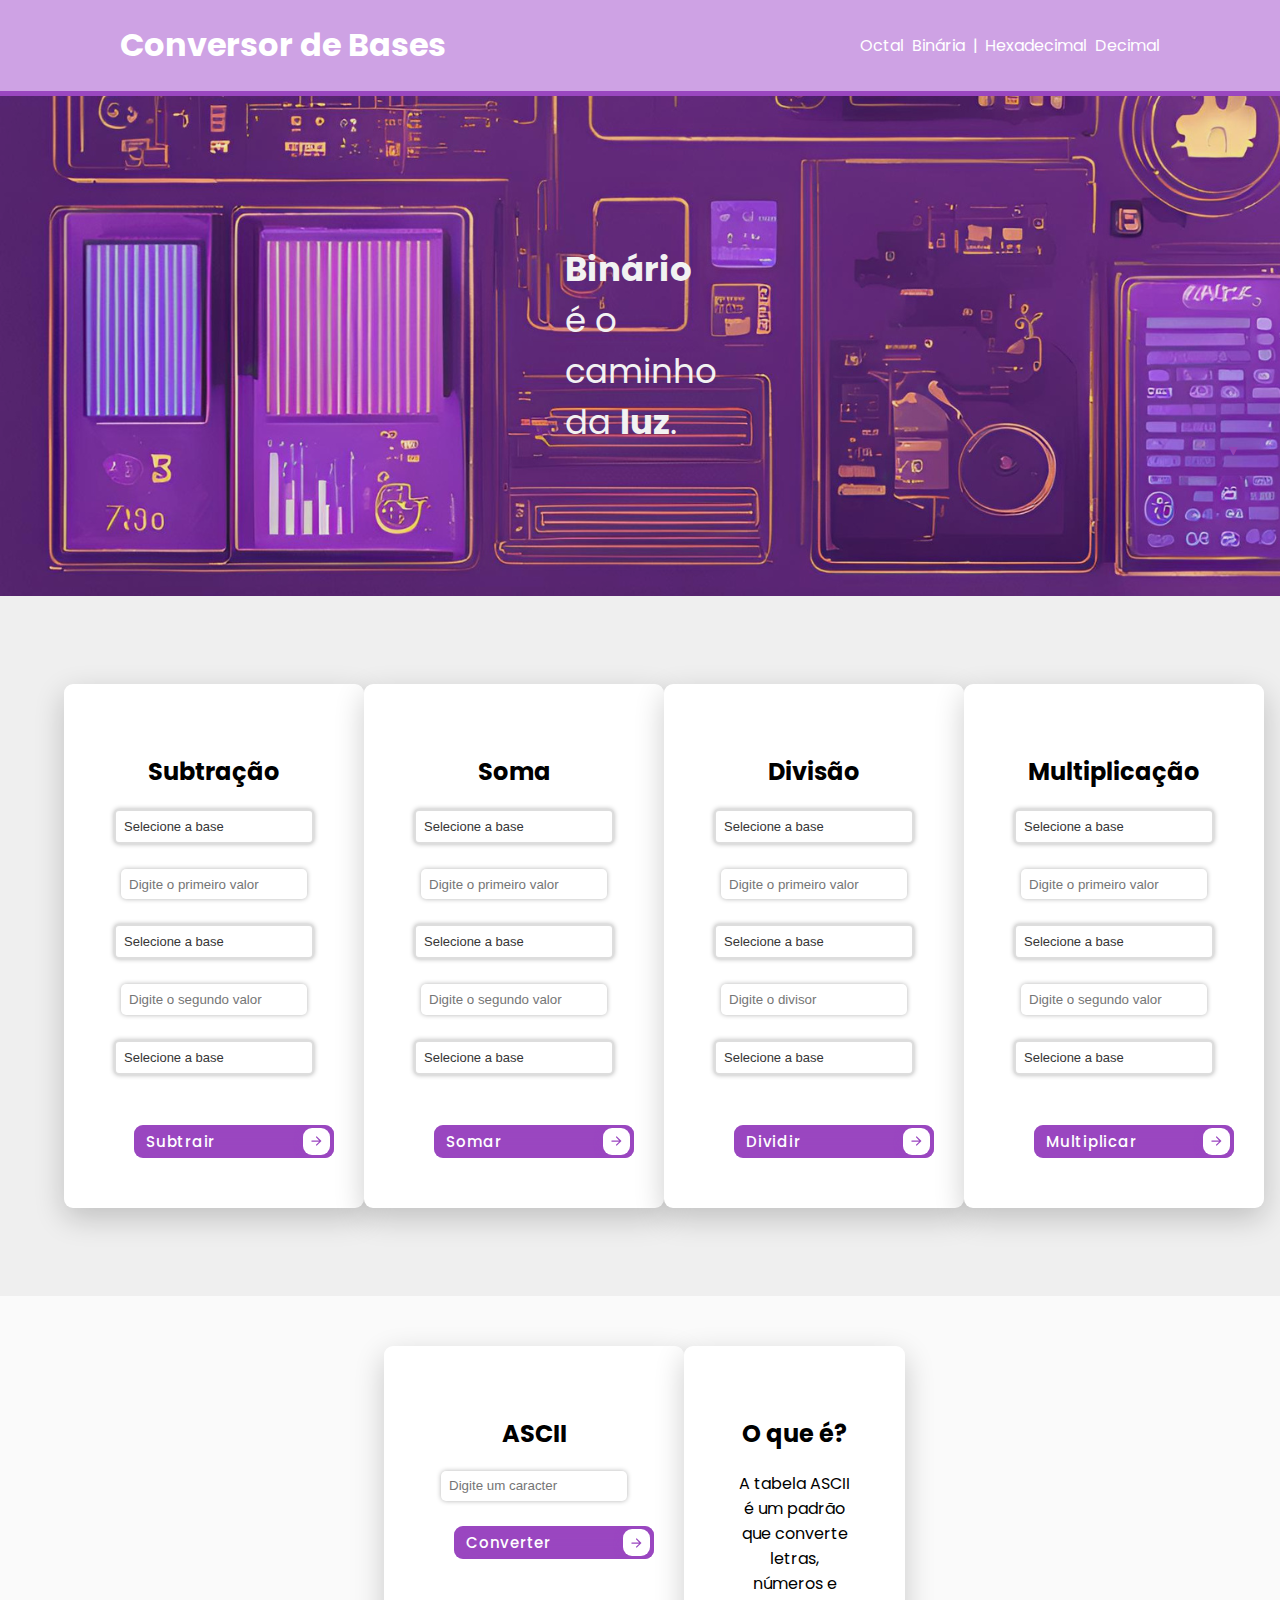
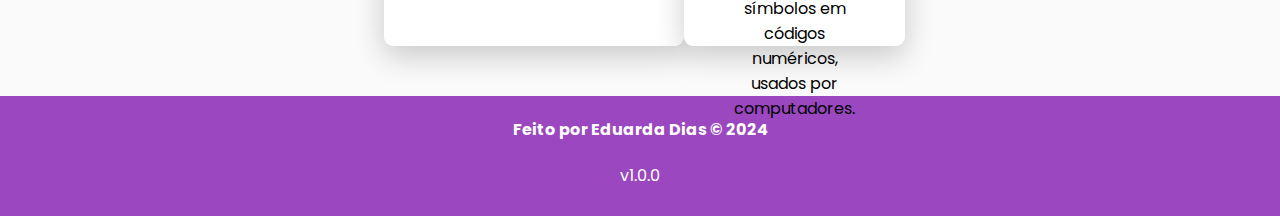
<file: index.html>
<!DOCTYPE html>
<html lang="en">

<head>
  <meta charset="UTF-8">
  <meta name="viewport" content="width=device-width, initial-scale=1.0">
  <title>Conversor de Bases</title>
  <link rel="stylesheet" href="style.css">
  <link rel="shortcut icon" href="img/logo2.png" type="image/x-icon">
</head>

<body>
  <div class="header">
    <div class="container">
      <a class="titulo" href="index.html">
        <h1 >Conversor de Bases</h1>
      </a>
      <ul class="navbar">
        <li class="agora">
          <a href="Octal.html">Octal</a>
        </li>
        <li>
          <a href="binario.html">Binária</a>
        </li>
        <li>|</li>
        <li>
          <a href="hexadecimal.html">Hexadecimal</a>
        </li>
        <li>
          <a href="decimal.html">Decimal</a>
        </li>
      </ul>
    </div>
  </div>
  <div class="banner">
    <div class="container">
      <p><span>Binário</span> é o caminho da <span>luz</span>.</p>
    </div>
  </div>
  <div class="social">
    <div class="container">
      <div class="boxes">

        <!-- Subtração -->
        <div class="box">
          <h2>Subtração</h2>
          <!-- Primeira seleção de base -->
          <div class="input-select-container">
            <select id="base1_subtracao">
              <option value="">Selecione a base</option>
              <option value="2">Binário</option>
              <option value="8">Octal</option>
              <option value="10">Decimal</option>
              <option value="16">Hexadecimal</option>
            </select><br><br>
            <input id="valor1_subtracao" type="text" placeholder="Digite o primeiro valor"><br>
          </div>
          <br>
          <!-- Segunda seleção de base -->
          <div class="input-select-container">
            <select id="base2_subtracao">
              <option value="">Selecione a base</option>
              <option value="2">Binário</option>
              <option value="8">Octal</option>
              <option value="10">Decimal</option>
              <option value="16">Hexadecimal</option>
            </select><br><br>
            <input id="valor2_subtracao" type="text" placeholder="Digite o segundo valor"><br>
          </div>

          <!-- Seleção de base para o resultado --><br>
          <div class="select-container">
            <select id="base_resultado_subtracao">
              <option value="">Selecione a base</option>
              <option value="2">Binário</option>
              <option value="8">Octal</option>
              <option value="10">Decimal</option>
              <option value="16">Hexadecimal</option>
            </select><br><br>
          </div>
          <br>
          <!-- Exibir resultado -->
          <div id="div_exibir_resultado_subtracao" style="display:none;"></div>
          <button class="cssbuttons-io-button" onclick="realizarSubtracao()">
            Subtrair
            <div class="icon">
              <svg height="24" width="24" viewBox="0 0 24 24" xmlns="http://www.w3.org/2000/svg">
                <path d="M0 0h24v24H0z" fill="none"></path>
                <path d="M16.172 11l-5.364-5.364 1.414-1.414L20 12l-7.778 7.778-1.414-1.414L16.172 13H4v-2z"
                  fill="currentColor"></path>
              </svg>
            </div>
          </button>
        </div>

        <!-- Soma -->
        <div class="box">
          <h2>Soma</h2>
          <!-- Primeira seleção de base -->
          <div class="input-select-container">
            <select id="base1_soma">
              <option value="">Selecione a base</option>
              <option value="2">Binário</option>
              <option value="8">Octal</option>
              <option value="10">Decimal</option>
              <option value="16">Hexadecimal</option>
            </select><br><br>
            <input id="valor1_soma" type="text" placeholder="Digite o primeiro valor"><br>
          </div>
          <br>
          <!-- Segunda seleção de base -->
          <div class="input-select-container">
            <select id="base2_soma">
              <option value="">Selecione a base</option>
              <option value="2">Binário</option>
              <option value="8">Octal</option>
              <option value="10">Decimal</option>
              <option value="16">Hexadecimal</option>
            </select><br><br>
            <input id="valor2_soma" type="text" placeholder="Digite o segundo valor"><br>
          </div>

          <!-- Seleção de base para o resultado --><br>
          <div class="select-container">
            <select id="base_resultado_soma">
              <option value="">Selecione a base</option>
              <option value="2">Binário</option>
              <option value="8">Octal</option>
              <option value="10">Decimal</option>
              <option value="16">Hexadecimal</option>
            </select><br><br>
          </div>
          <br>
          <!-- Exibir resultado -->
          <div id="div_exibir_resultado_soma" style="display:none;"></div>
          <button class="cssbuttons-io-button" onclick="realizarSoma();">
            Somar
            <div class="icon">
              <svg height="24" width="24" viewBox="0 0 24 24" xmlns="http://www.w3.org/2000/svg">
                <path d="M0 0h24v24H0z" fill="none"></path>
                <path d="M16.172 11l-5.364-5.364 1.414-1.414L20 12l-7.778 7.778-1.414-1.414L16.172 13H4v-2z"
                  fill="currentColor"></path>
              </svg>
            </div>
          </button>
        </div>

        <!-- Divisão -->
        <div class="box">
          <h2>Divisão</h2>
          <!-- Primeira seleção de base -->
          <div class="input-select-container">
            <select id="base1_divisao">
              <option value="">Selecione a base</option>
              <option value="2">Binário</option>
              <option value="8">Octal</option>
              <option value="10">Decimal</option>
              <option value="16">Hexadecimal</option>
            </select><br><br>
            <input id="valor1_divisao" type="text" placeholder="Digite o primeiro valor"><br>
          </div>
          <br>
          <!-- Segunda seleção de base -->
          <div class="input-select-container">
            <select id="base2_divisao">
              <option value="">Selecione a base</option>
              <option value="2">Binário</option>
              <option value="8">Octal</option>
              <option value="10">Decimal</option>
              <option value="16">Hexadecimal</option>
            </select><br><br>
            <input id="valor2_divisao" type="text" placeholder="Digite o divisor"><br>
          </div>

          <!-- Seleção de base para o resultado --><br>
          <div class="select-container">
            <select id="base_resultado_divisao">
              <option value="">Selecione a base</option>
              <option value="2">Binário</option>
              <option value="8">Octal</option>
              <option value="10">Decimal</option>
              <option value="16">Hexadecimal</option>
            </select><br><br>
          </div>
          <br>
          <!-- Exibir resultado -->
          <div id="div_exibir_resultado_divisao" style="display:none;"></div>
          <button class="cssbuttons-io-button" onclick="realizarDivisao();">
            Dividir
            <div class="icon">
              <svg height="24" width="24" viewBox="0 0 24 24" xmlns="http://www.w3.org/2000/svg">
                <path d="M0 0h24v24H0z" fill="none"></path>
                <path d="M16.172 11l-5.364-5.364 1.414-1.414L20 12l-7.778 7.778-1.414-1.414L16.172 13H4v-2z"
                  fill="currentColor"></path>
              </svg>
            </div>
          </button>
        </div>

        <!-- Multiplicação -->
        <div class="box">
          <h2>Multiplicação</h2>
          <!-- Primeira seleção de base -->
          <div class="input-select-container">
            <select id="base1_multiplicacao">
              <option value="">Selecione a base</option>
              <option value="2">Binário</option>
              <option value="8">Octal</option>
              <option value="10">Decimal</option>
              <option value="16">Hexadecimal</option>
            </select><br><br>
            <input id="valor1_multiplicacao" type="text" placeholder="Digite o primeiro valor"><br>
          </div>
          <br>
          <!-- Segunda seleção de base -->
          <div class="input-select-container">
            <select id="base2_multiplicacao">
              <option value="">Selecione a base</option>
              <option value="2">Binário</option>
              <option value="8">Octal</option>
              <option value="10">Decimal</option>
              <option value="16">Hexadecimal</option>
            </select><br><br>
            <input id="valor2_multiplicacao" type="text" placeholder="Digite o segundo valor"><br>
          </div><br>

          <!-- Seleção de base para o resultado -->
          <div class="select-container">
            <select id="base_resultado_multiplicacao">
              <option value="">Selecione a base</option>
              <option value="2">Binário</option>
              <option value="8">Octal</option>
              <option value="10">Decimal</option>
              <option value="16">Hexadecimal</option>
            </select><br><br>
          </div>
          <br>
          <!-- Exibir resultado -->
          <div id="div_exibir_resultado_multiplicacao" style="display:none;"></div>
          <button class="cssbuttons-io-button" onclick="realizarMultiplicacao();">
            Multiplicar
            <div class="icon">
              <svg height="24" width="24" viewBox="0 0 24 24" xmlns="http://www.w3.org/2000/svg">
                <path d="M0 0h24v24H0z" fill="none"></path>
                <path d="M16.172 11l-5.364-5.364 1.414-1.414L20 12l-7.778 7.778-1.414-1.414L16.172 13H4v-2z"
                  fill="currentColor"></path>
              </svg>
            </div>
          </button>
        </div>

      </div>
    </div>
  </div>
  <div class="sociall">
    <div class="container">
      <div class="boxess">
        <div class="card">
          <h2> ASCII </h2>
          <input id="input_ascii" type="text" placeholder="Digite um caracter" maxlength="1"><br><br> 
          <button class="cssbuttons-io-button botao" onclick="converterCaracter();">
            Converter
            <div class="icon">
              <svg height="24" width="24" viewBox="0 0 24 24" xmlns="http://www.w3.org/2000/svg">
                <path d="M0 0h24v24H0z" fill="none"></path>
                <path d="M16.172 11l-5.364-5.364 1.414-1.414L20 12l-7.778 7.778-1.414-1.414L16.172 13H4v-2z"
                fill="currentColor"></path>
              </svg>
            </div>
          </button>
          <div id="div_output" style="display:none;"></div>
        </div>
        <div class="card">
          <h2>O que é?</h2>
          <p>A tabela ASCII é um padrão que converte letras, números e símbolos em códigos numéricos, usados por computadores. </p>
      </div>
      
       
      </div>
    </div>
  </div>
  <div class="footer">
    <div class="container">
      <h4>Feito por Eduarda Dias &copy; 2024</h4>
      <span class="version">v1.0.0</span>
    </div>
  </div>
  <script src="main.js"></script>
</body>

</html>
</file>
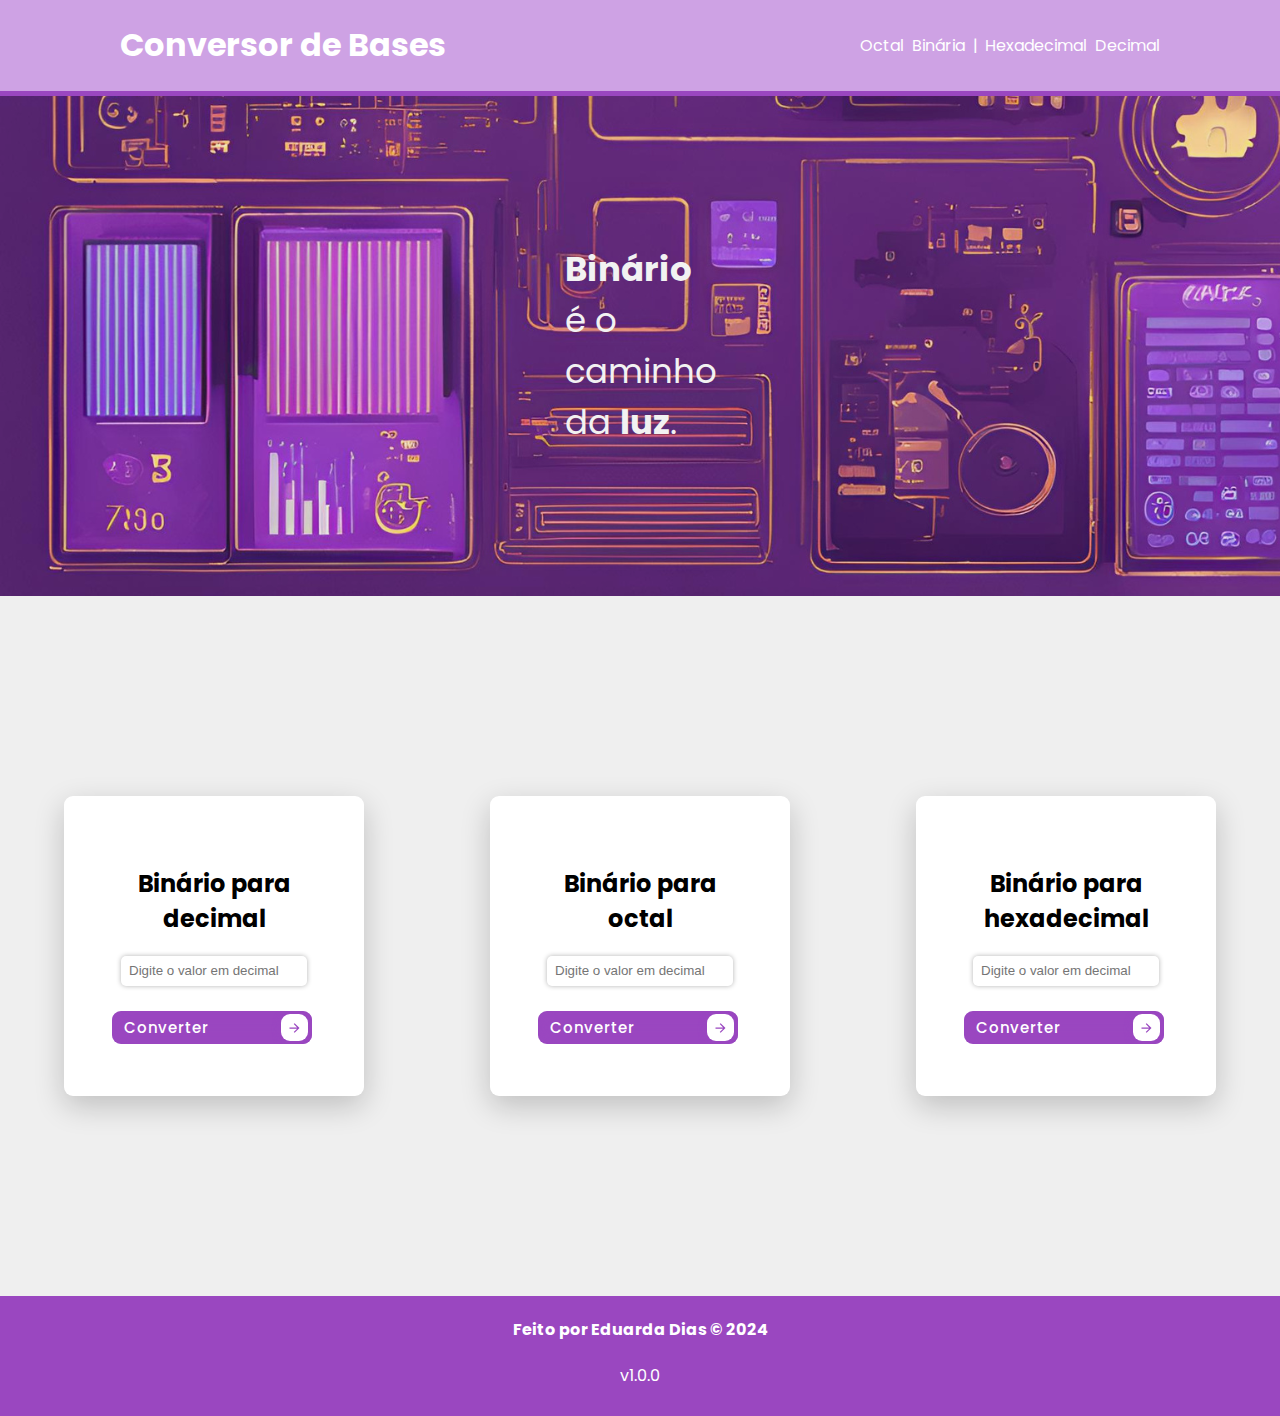
<file: binario.html>
<!DOCTYPE html>
<html lang="en">

<head>
  <meta charset="UTF-8">
  <meta name="viewport" content="width=device-width, initial-scale=1.0">
  <title>Base Binária</title>
  <link rel="stylesheet" href="style.css">
  <link rel="stylesheet" href="bases.css">
  <link rel="shortcut icon" href="img/logo2.png" type="image/x-icon">
</head>

<body>
  <div class="header">
    <div class="container">
      <a href="index.html" class="titulo">
        <h1>Conversor de Bases</h1>
      </a>
      <ul class="navbar">
        <li class="agora">
          <a href="Octal.html"> Octal</a>
        </li>
        <li>
          <a href="binario.html"> Binária</a>
        </li>
        <li>|</li>
        <li>
          <a href="hexadecimal.html"> Hexadecimal</a>
        </li>
        <li>
          <a href="decimal.html"> Decimal</a>
        </li>
      </ul>
    </div>
  </div>
  <div class="banner">
    <div class="container">
      <p><span>Binário</span> é o caminho da <span>luz</span>.</p>
    </div>
  </div>
  <div class="social">
    <div class="container">
      <div class="boxes">
        <div class="card">
          <h2> Binário para decimal </h2>
          <input id="id_binário_para_decimal" type="text" placeholder="Digite o valor em decimal"><br><br>
          <button class="cssbuttons-io-button botao" onclick="converterBinarioParaDecimal();">
            Converter
            <div class="icon">
              <svg height="24" width="24" viewBox="0 0 24 24" xmlns="http://www.w3.org/2000/svg">
                <path d="M0 0h24v24H0z" fill="none"></path>
                <path d="M16.172 11l-5.364-5.364 1.414-1.414L20 12l-7.778 7.778-1.414-1.414L16.172 13H4v-2z"
                fill="currentColor"></path>
              </svg>
            </div>
          </button>
          <div id="div_exibir_decimal" style="display:none;"></div>
        </div>
        <div class="card">
          <h2> Binário para octal</h2>
          <input id="id_binário_para_octal" type="text" placeholder="Digite o valor em decimal"><br><br>
          <button class="cssbuttons-io-button botao" onclick="converterBinarioParaOctal();">
            Converter
            <div class="icon">
              <svg height="24" width="24" viewBox="0 0 24 24" xmlns="http://www.w3.org/2000/svg">
                <path d="M0 0h24v24H0z" fill="none"></path>
                <path d="M16.172 11l-5.364-5.364 1.414-1.414L20 12l-7.778 7.778-1.414-1.414L16.172 13H4v-2z"
                fill="currentColor"></path>
              </svg>
            </div>
          </button>
          <div id="div_exibir_octal" style="display:none;"></div>
        </div>
        <div class="card">
          <h2> Binário para hexadecimal</h2>
          <input id="id_binário_para_hexa" type="text" placeholder="Digite o valor em decimal"><br><br>
          <button class="cssbuttons-io-button botao" onclick="converterBinarioParaHexa();">
            Converter
            <div class="icon">
              <svg height="24" width="24" viewBox="0 0 24 24" xmlns="http://www.w3.org/2000/svg">
                <path d="M0 0h24v24H0z" fill="none"></path>
                <path d="M16.172 11l-5.364-5.364 1.414-1.414L20 12l-7.778 7.778-1.414-1.414L16.172 13H4v-2z"
                fill="currentColor"></path>
              </svg>
            </div>
          </button>
          <div id="div_exibir_hexa" style="display:none;"></div>
        </div>
      </div>
    </div>
  </div>
  <div class="footer">
    <div class="container">
      <h4>Feito por Eduarda Dias &copy; 2024</h4>
      <span class="version">v1.0.0</span>
    </div>
  </div>
</body>
<script src="main.js"></script>
</html>
</file>
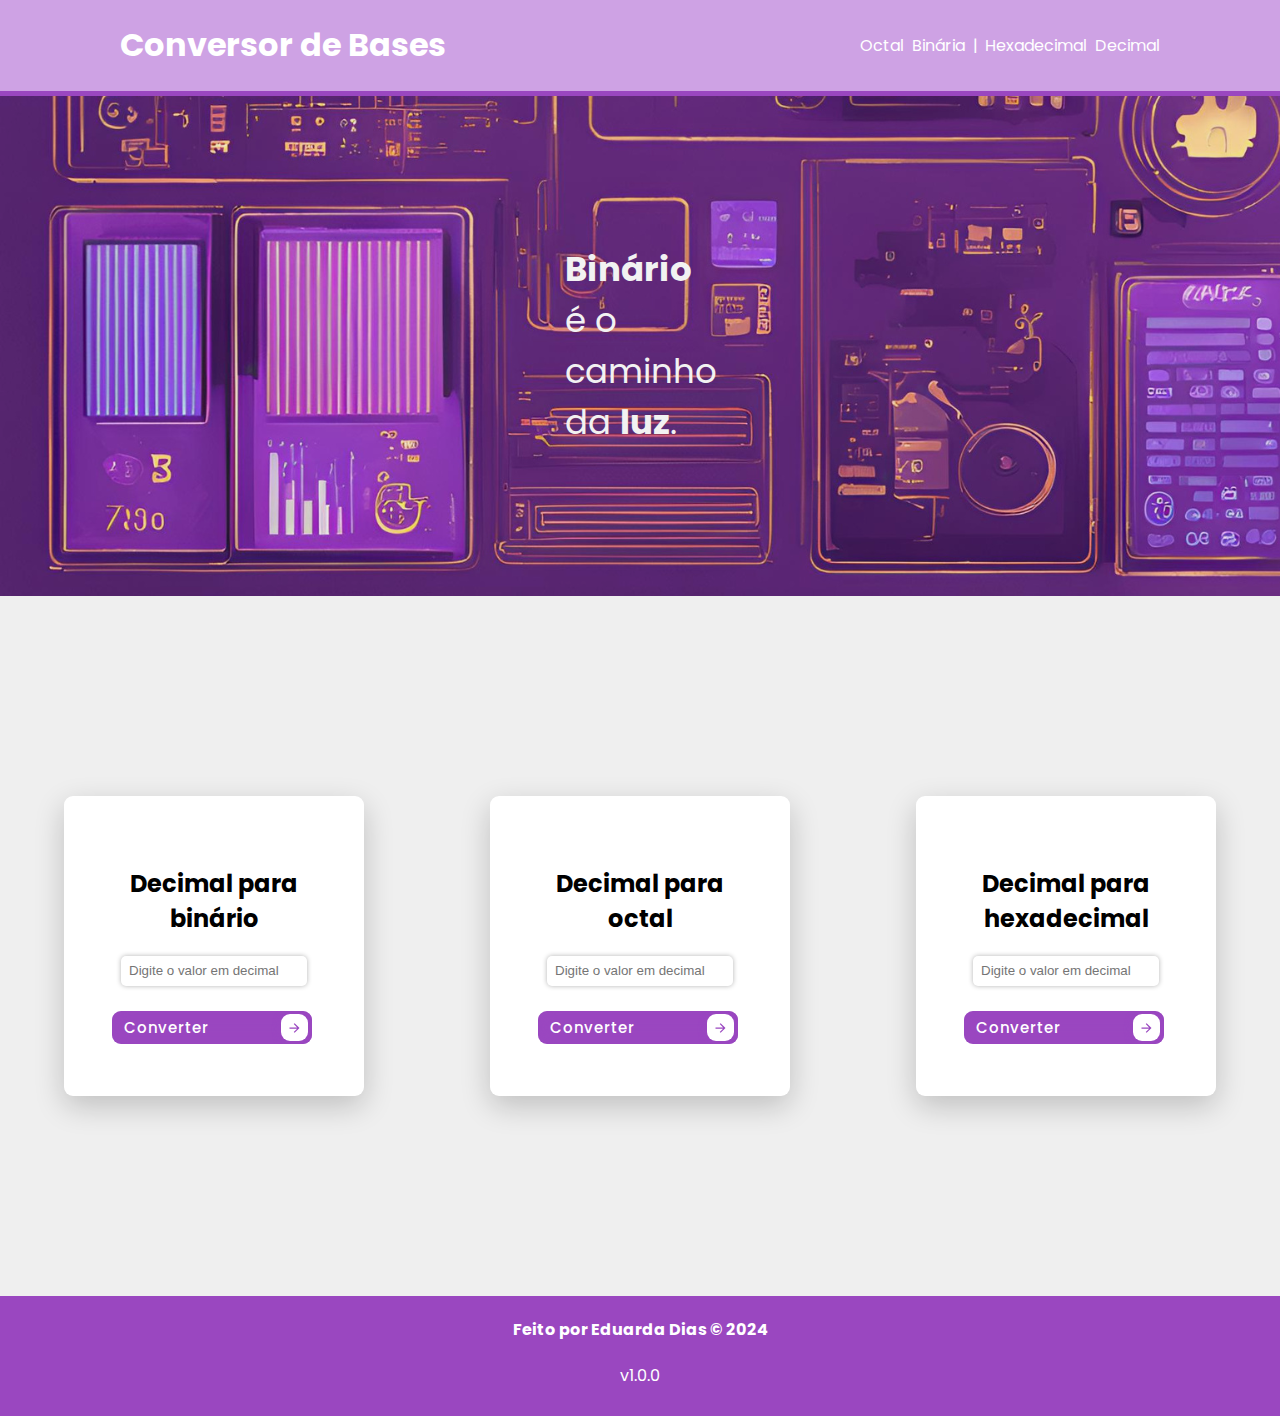
<file: decimal.html>
<!DOCTYPE html>
<html lang="en">

<head>
  <meta charset="UTF-8">
  <meta name="viewport" content="width=device-width, initial-scale=1.0">
  <title>Base Decimal</title>
  <link rel="stylesheet" href="style.css">
  <link rel="stylesheet" href="bases.css">
  <link rel="shortcut icon" href="img/logo2.png" type="image/x-icon">
</head>

<body>
  <div class="header">
    <div class="container">
      <a class="titulo" href="index.html">
        <h1>Conversor de Bases</h1>
      </a>
      <ul class="navbar">
        <li class="agora">
          <a href="Octal.html"> Octal</a>
        </li>
        <li>
          <a href="binario.html"> Binária</a>
        </li>
        <li>|</li>
        <li>
          <a href="hexadecimal.html"> Hexadecimal</a>
        </li>
        <li>
          <a href="decimal.html"> Decimal</a>
        </li>
      </ul>
    </div>
  </div>
  <div class="banner">
    <div class="container">
      <p><span>Binário</span> é o caminho da <span>luz</span>.</p>
    </div>
  </div>
  <div class="social">
    <div class="container">
      <div class="boxes">
        <div class="card">
          <h2> Decimal para binário</h2>
          <input id="id_decimal_para_binario" type="text" placeholder="Digite o valor em decimal"><br><br>
          <button class="cssbuttons-io-button botao" onclick="converterDecimalParaBinario();">
            Converter
            <div class="icon">
              <svg height="24" width="24" viewBox="0 0 24 24" xmlns="http://www.w3.org/2000/svg">
                <path d="M0 0h24v24H0z" fill="none"></path>
                <path d="M16.172 11l-5.364-5.364 1.414-1.414L20 12l-7.778 7.778-1.414-1.414L16.172 13H4v-2z"
                fill="currentColor"></path>
              </svg>
            </div>
          </button>
        </div>
        <div id="div_exibir_bin" style="display:none;"></div>
        <div class="card">
          <h2> Decimal para octal</h2>
          <input id="id_decimal_para_octal" type="text" placeholder="Digite o valor em decimal"><br><br>
          <button class="cssbuttons-io-button botao" onclick="converterDecimalParaOctal();">
            Converter
            <div class="icon">
              <svg height="24" width="24" viewBox="0 0 24 24" xmlns="http://www.w3.org/2000/svg">
                <path d="M0 0h24v24H0z" fill="none"></path>
                <path d="M16.172 11l-5.364-5.364 1.414-1.414L20 12l-7.778 7.778-1.414-1.414L16.172 13H4v-2z"
                fill="currentColor"></path>
              </svg>
            </div>
          </button>
        </div>
        <div id="div_exibir_octal" style="display:none;"></div>
        <div class="card">
          <h2> Decimal para hexadecimal</h2>
          <input id="id_decimal_para_hexa" type="text" placeholder="Digite o valor em decimal"><br><br>
          <button class="cssbuttons-io-button botao" onclick="converterDecimalParaHexa();">
            Converter
            <div class="icon">
              <svg height="24" width="24" viewBox="0 0 24 24" xmlns="http://www.w3.org/2000/svg">
                <path d="M0 0h24v24H0z" fill="none"></path>
                <path d="M16.172 11l-5.364-5.364 1.414-1.414L20 12l-7.778 7.778-1.414-1.414L16.172 13H4v-2z"
                fill="currentColor"></path>
              </svg>
            </div>
          </button>
        </div>
        <div id="div_exibir_hexa" style="display:none;"></div>
      </div>
    </div>
  </div>
  <div class="footer">
    <div class="container">
      <h4>Feito por Eduarda Dias &copy; 2024</h4>
      <span class="version">v1.0.0</span>
    </div>
  </div>
</body>
<script src="main.js"></script>
</html>
</file>
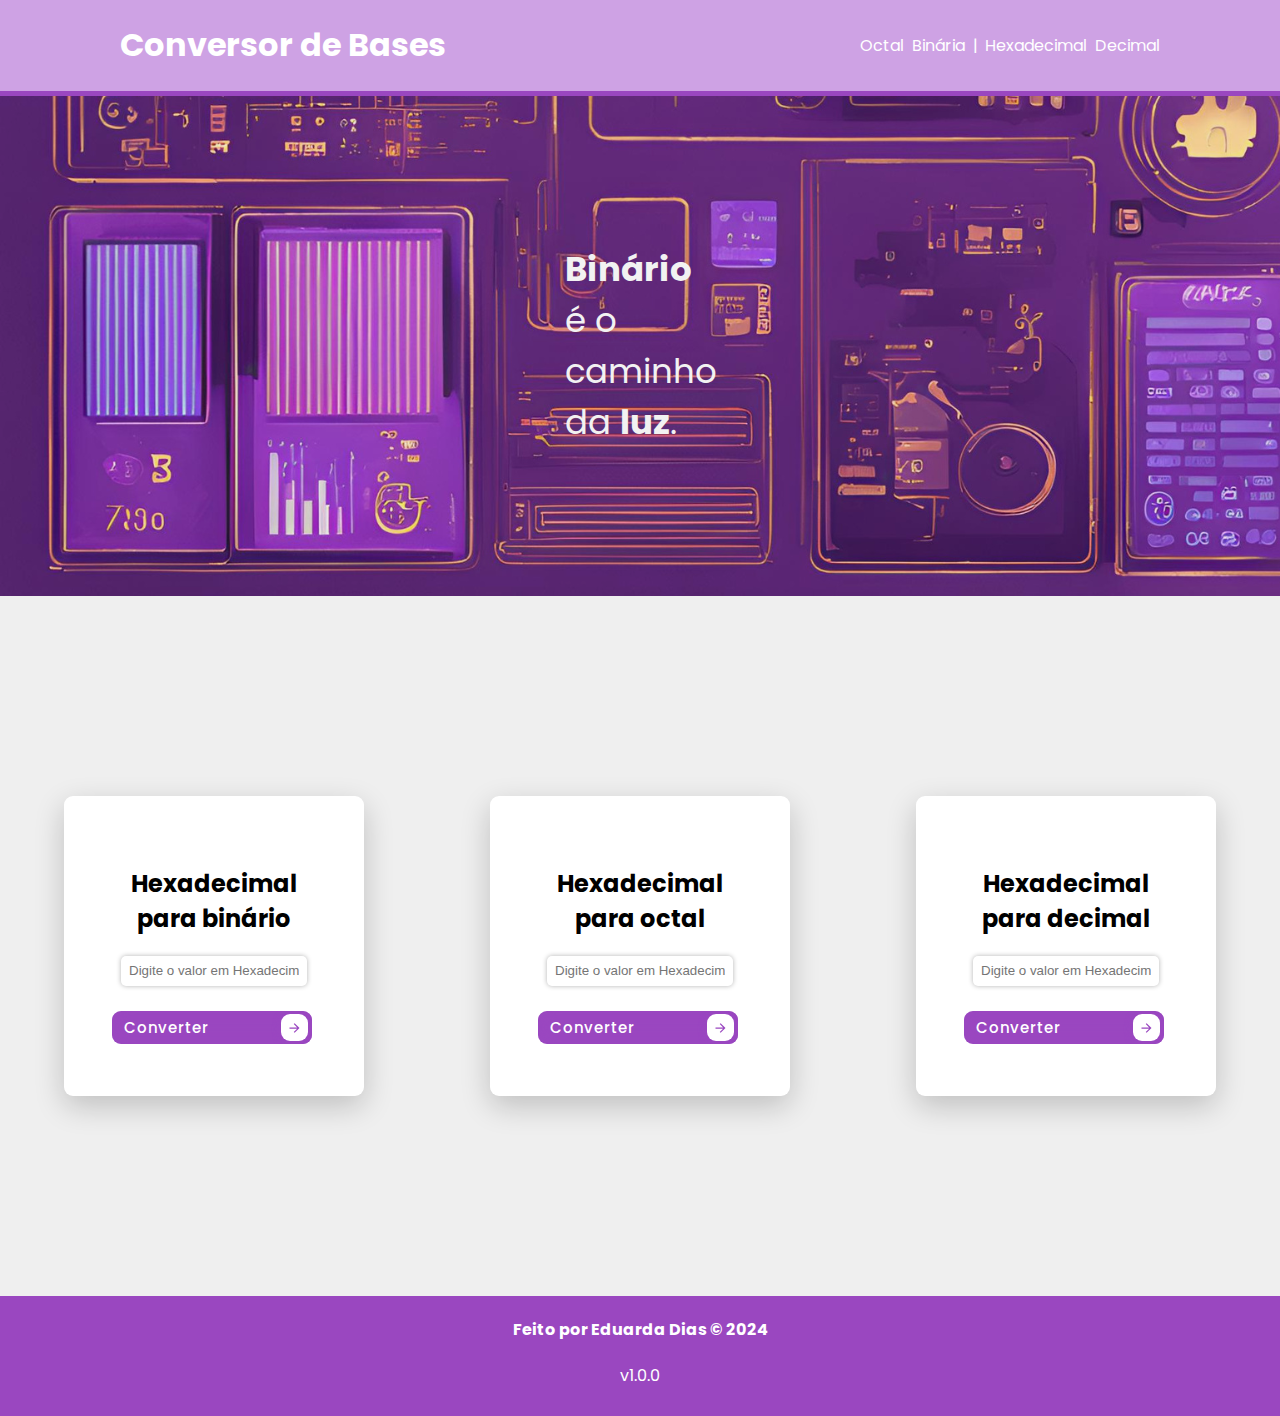
<file: hexadecimal.html>
<!DOCTYPE html>
<html lang="en">

<head>
  <meta charset="UTF-8">
  <meta name="viewport" content="width=device-width, initial-scale=1.0">
  <title>Base Hexadecimal</title>
  <link rel="stylesheet" href="style.css">
  <link rel="stylesheet" href="bases.css">
  <link rel="shortcut icon" href="img/logo2.png" type="image/x-icon">
</head>

<body>
  <div class="header">
    <div class="container">
      <a class="titulo" href="index.html">
        <h1>Conversor de Bases</h1>
      </a>
      <ul class="navbar">
        <li class="agora">
          <a href="Octal.html"> Octal</a>
        </li>
        <li>
          <a href="binario.html"> Binária</a>
        </li>
        <li>|</li>
        <li>
          <a href="hexadecimal.html"> Hexadecimal</a>
        </li>
        <li>
          <a href="decimal.html"> Decimal</a>
        </li>
      </ul>
    </div>
  </div>
  <div class="banner">
    <div class="container">
      <p><span>Binário</span> é o caminho da <span>luz</span>.</p>
    </div>
  </div>
  <div class="social">
    <div class="container">
      <div class="boxes">
        <div class="card">
          <h2> Hexadecimal para binário</h2>
          <input id="id_hex_para_binario" type="text" placeholder="Digite o valor em Hexadecimal"><br><br>
          <button class="cssbuttons-io-button botao" onclick="converterHexParaBinario();">
            Converter
            <div class="icon">
              <svg height="24" width="24" viewBox="0 0 24 24" xmlns="http://www.w3.org/2000/svg">
                <path d="M0 0h24v24H0z" fill="none"></path>
                <path d="M16.172 11l-5.364-5.364 1.414-1.414L20 12l-7.778 7.778-1.414-1.414L16.172 13H4v-2z"
                  fill="currentColor"></path>
              </svg>
            </div>
          </button>
          <div id="div_exibir_bin" style="display:none;"></div>
        </div>
        <div class="card">
          <h2> Hexadecimal para octal</h2>
          <input id="id_hex_para_octal" type="text" placeholder="Digite o valor em Hexadecimal"><br><br>
          <button class="cssbuttons-io-button botao" onclick="converterHexParaOctal();">
            Converter
            <div class="icon">
              <svg height="24" width="24" viewBox="0 0 24 24" xmlns="http://www.w3.org/2000/svg">
                <path d="M0 0h24v24H0z" fill="none"></path>
                <path d="M16.172 11l-5.364-5.364 1.414-1.414L20 12l-7.778 7.778-1.414-1.414L16.172 13H4v-2z"
                  fill="currentColor"></path>
              </svg>
            </div>
          </button>
          <div id="div_exibir_octal" style="display:none;"></div>
        </div>
        <div class="card">
          <h2> Hexadecimal para decimal </h2>
          <input id="id_hex_para_decimal" type="text" placeholder="Digite o valor em Hexadecimal"><br><br>
          <button class="cssbuttons-io-button botao" onclick="converterHexParaDecimal();">
            Converter
            <div class="icon">
              <svg height="24" width="24" viewBox="0 0 24 24" xmlns="http://www.w3.org/2000/svg">
                <path d="M0 0h24v24H0z" fill="none"></path>
                <path d="M16.172 11l-5.364-5.364 1.414-1.414L20 12l-7.778 7.778-1.414-1.414L16.172 13H4v-2z"
                  fill="currentColor"></path>
              </svg>
            </div>
          </button>
          <div id="div_exibir_decimal" style="display:none;"></div>
        </div>
      </div>
    </div>
  </div>
  <div class="footer">
    <div class="container">
      <h4>Feito por Eduarda Dias &copy; 2024</h4>
      <span class="version">v1.0.0</span>
    </div>
  </div>
</body>
<script src="main.js"></script>
</html>
</file>
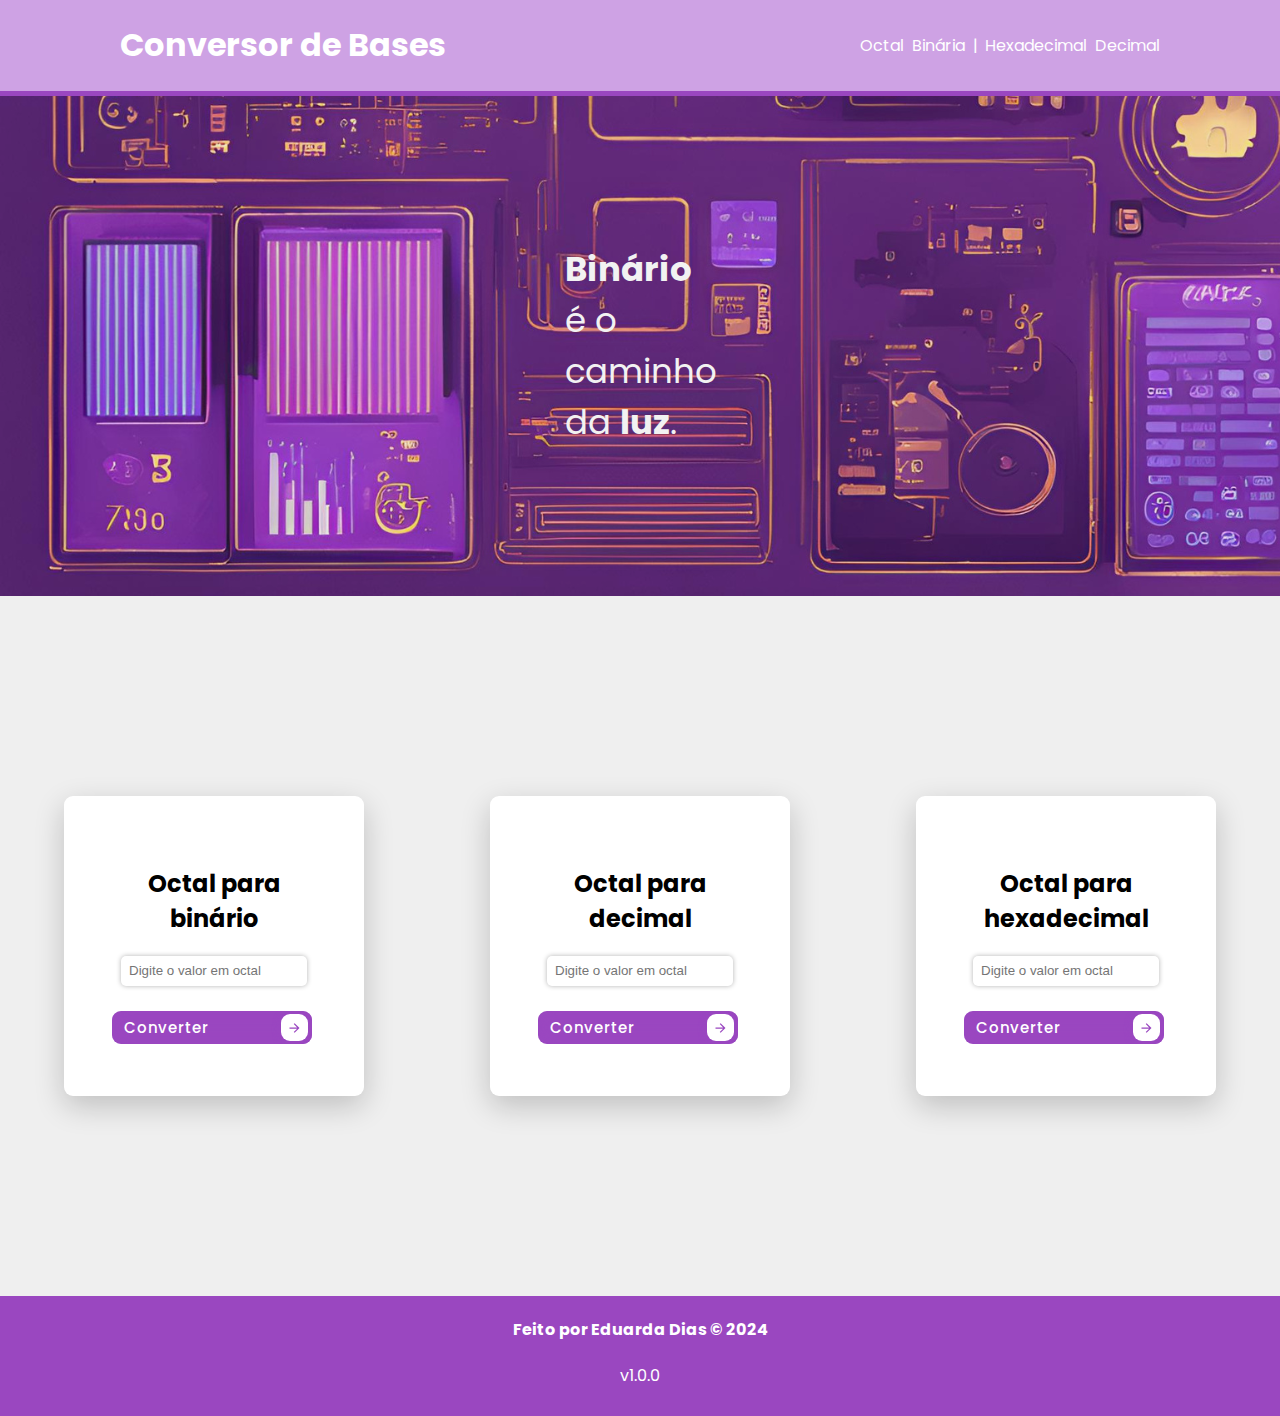
<file: Octal.html>
<!DOCTYPE html>
<html lang="en">

<head>
  <meta charset="UTF-8">
  <meta name="viewport" content="width=device-width, initial-scale=1.0">
  <title>base Octal</title>
  <link rel="stylesheet" href="style.css">
  <link rel="stylesheet" href="bases.css">
  <link rel="shortcut icon" href="img/logo2.png" type="image/x-icon">

</head>

<body>
  <div class="header">
    <div class="container">
      <a href="index.html" class="titulo">
        <h1>Conversor de Bases</h1>
      </a>
      <ul class="navbar">
        <li class="agora">
          <a href="Octal.html"> Octal</a>
        </li>
        <li>
          <a href="binario.html"> Binária</a>
        </li>
        <li>|</li>
        <li>
          <a href="hexadecimal.html"> Hexadecimal</a>
        </li>
        <li>
          <a href="decimal.html"> Decimal</a>
        </li>
      </ul>
    </div>
  </div>

  <div class="banner">
    <div class="container">
      <p><span>Binário</span> é o caminho da <span>luz</span>.</p>
    </div>
  </div>
  <div class="social">
    <div class="container">
      <div class="boxes">
        <div class="card">
          <h2> Octal para binário</h2>
          <input id="id_octal_para_binario" type="text" placeholder="Digite o valor em octal"><br><br>
          <button class="cssbuttons-io-button botao" onclick="converterOctalParaBinario();">
            Converter
            <div class="icon">
              <svg height="24" width="24" viewBox="0 0 24 24" xmlns="http://www.w3.org/2000/svg">
                <path d="M0 0h24v24H0z" fill="none"></path>
                <path d="M16.172 11l-5.364-5.364 1.414-1.414L20 12l-7.778 7.778-1.414-1.414L16.172 13H4v-2z"
                fill="currentColor"></path>
              </svg>
            </div>
          </button>
          <div id="div_exibir_bin" style="display:none;"></div>
        </div>
        <div class="card">
          <h2>Octal para decimal</h2>
          <input id="id_octal_para_decimal" type="text" placeholder="Digite o valor em octal"><br><br>
          <button class="cssbuttons-io-button botao" onclick="converterOctalParaDecimal();">
            Converter
            <div class="icon">
              <svg height="24" width="24" viewBox="0 0 24 24" xmlns="http://www.w3.org/2000/svg">
                <path d="M0 0h24v24H0z" fill="none"></path>
                <path d="M16.172 11l-5.364-5.364 1.414-1.414L20 12l-7.778 7.778-1.414-1.414L16.172 13H4v-2z"
                fill="currentColor"></path>
              </svg>
            </div>
          </button>
          <div id="div_exibir_decimal" style="display:none;"></div>
        </div>
        <div class="card">
          <h2> Octal para hexadecimal</h2>
          <input id="id_octal_para_hexa" type="text" placeholder="Digite o valor em octal"><br><br>
          <button class="cssbuttons-io-button botao" onclick="converterOctalParaHexa();">
            Converter
            <div class="icon">
              <svg height="24" width="24" viewBox="0 0 24 24" xmlns="http://www.w3.org/2000/svg">
                <path d="M0 0h24v24H0z" fill="none"></path>
                <path d="M16.172 11l-5.364-5.364 1.414-1.414L20 12l-7.778 7.778-1.414-1.414L16.172 13H4v-2z"
                fill="currentColor"></path>
              </svg>
            </div>
          </button>
          <div id="div_exibir_hexa" style="display:none;"></div>
        </div>
      </div>
    </div>
  </div>
  <div class="footer">
    <div class="container">
      <h4>Feito por Eduarda Dias &copy; 2024</h4>
      <span class="version">v1.0.0</span>
    </div>
  </div>
</body>
<script src="main.js"></script>
</html>
</file>
<file: style.css>
@import url('https://fonts.googleapis.com/css2?family=Poppins:ital,wght@0,100;0,200;0,300;0,400;0,500;0,600;0,700;0,800;0,900;1,100;1,200;1,300;1,400;1,500;1,600;1,700;1,800;1,900&display=swap');

body {
    margin: 0;
    font-family: "Poppins", sans-serif;
}

.header {
    background-color: #cea2e4;
    border-bottom: 5px solid #9a47c0;

}

.header .container {
    display: flex;
    justify-content: space-between;
    align-items: center;
    padding-left: 120px;
    padding-right: 120px;
}

.titulo {
    color: white;
    text-decoration: none;
}

.navbar {
    display: flex;
    list-style: none;
    width: 300px;
    justify-content: space-between;
}

.navbar a,
li {
    color: white;
    text-decoration: none;
}

.banner {
    width: 100%;
    height: 500px;
    background-image: url("img/banner.png");
    background-size: cover;
    position: relative; /* Para que o overlay seja posicionado corretamente */
}

.banner::before {
    content: "";
    position: absolute;
    top: 0;
    left: 0;
    width: 100%;
    height: 100%;
    background-color: rgba(0, 0, 0, 0.05); /* Adiciona uma cor preta com 50% de opacidade */
    z-index: 1;
}


.banner .container p {
    margin: 0;
    color: white;
    font-size: 34px;
    width: 150px;

}

.banner .container {
    width: 100%;
    height: 100%;
    display: flex;
    justify-content: center;
    align-items: center;

}

.banner .container p span {
    font-weight: bold;

}


.social {
    height: 700px;
    width: 100%;
    background-color: #dcdcdc77;

}

.social .container {
    width: 100%;
    height: 100%;
    display: flex;
    justify-content: center;
    align-items: center;
}

.boxes {
    display: flex;
    width: 90%;
    justify-content: space-between;
    align-items: center;
}

.box {
    width: 250px;
    background-color: white;
    padding: 50px;
    border-radius: 9px;
    box-shadow: 0 10px 30px rgba(0, 0, 0, 0.2);
    /* Sombra */
    text-align: center;
    align-items: center;
}

.footer {
    width: 100%;
    height: 120px;
    background-color: #9a47c0;

}

.footer .container {
    width: 100%;
    height: 120px;
    display: flex;
    flex-direction: column;
    align-items: center;
    color: white;
}

.cssbuttons-io-button {
    background: #9a47c0;
    color: white;
    font-family: inherit;
    padding: 5px;
    /* Reduzido */
    padding-left: 0.8em;
    /* Reduzido */
    font-size: 15px;
    /* Reduzido */
    font-weight: 500;
    border-radius: 0.6em;
    /* Reduzido */
    border: none;
    letter-spacing: 0.05em;
    display: flex;
    align-items: center;
    box-shadow: inset 0 0 1.2em -0.4em #9a47c0;
    /* Reduzido */
    overflow: hidden;
    position: relative;
    height: 2.2em;
    /* Reduzido */
    padding-right: 2.5em;
    /* Reduzido */
    cursor: pointer;
    width: 200px;
    text-align: center;
    left: 20px;

}

.cssbuttons-io-button .icon {
    background: white;
    margin-left: 0.8em;
    /* Reduzido */
    position: absolute;
    display: flex;
    align-items: center;
    justify-content: center;
    height: 1.8em;
    /* Reduzido */
    width: 1.8em;
    /* Reduzido */
    border-radius: 0.6em;
    /* Reduzido */
    box-shadow: 0.1em 0.1em 0.4em 0.2em #9a47c0;
    /* Reduzido */
    right: 0.3em;
    transition: all 0.3s;
}

.cssbuttons-io-button:hover .icon {
    width: calc(100% - 0.6em);
}

.cssbuttons-io-button .icon svg {
    width: 1em;
    /* Reduzido */
    transition: transform 0.3s;
    color: #9a47c0;
}

.cssbuttons-io-button:hover .icon svg {
    transform: translateX(0.1em);
}

.cssbuttons-io-button:active .icon {
    transform: scale(0.95);
}



/* Estilizando o select */
select {
    appearance: none;
    /* Remove o estilo padrão do select */
    width: 200px;
    padding: 8px;
    font-size: 13px;
    color: #363636;
    background-color: #fff;
    border: 2px solid #ddd;
    border-radius: 5px;
    box-shadow: 0 0 .4vw rgba(0, 0, 0, 0.3), 0 0 0 .10vw transparent;
    cursor: pointer;
    outline: none;
}

/* Adiciona um ícone personalizado de seta para o select */
select::-ms-expand {
    display: none;
    /* Remove a seta padrão do IE */
}

.select-container::after {
    content: '▼';
    position: absolute;
    right: 40px;
    top: 50%;
    transform: translateY(-50%);
    font-size: 14px;
    color: #9a47c0;
    pointer-events: none;
}

/* Estilizando o hover e o foco */
select:hover,
select:focus {
    border-color: #9a47c0;
}

input {
    font-family: -apple-system, BlinkMacSystemFont, "Segoe UI", "Roboto", "Oxygen", "Ubuntu", "Cantarell", "Fira Sans", "Droid Sans", "Helvetica Neue", sans-serif;
    width: 170px;
    color: #363636;
    background-color: rgb(255, 255, 255);
    box-shadow: 0 0 .4vw rgba(0, 0, 0, 0.3), 0 0 0 .10vw transparent;
    border-radius: 5px;
    border: none;
    outline: none;
    padding: 0.6vw;
    transition: .4s;
}

input:hover {
    box-shadow: 0 0 0 .15vw #9a47c0;
}



.sociall {
    height: 400px;
    width: 100%;
    background-color: #dcdcdc25;

}

.sociall .container {
    width: 100%;
    height: 100%;
    display: flex;
    justify-content: center;
    align-items: center;
}

.boxess {
    display: flex;
    width: 40%;
    justify-content: space-between;
    align-items: center;
}

.card {
    width: 200px;
    height: 200px;
    background-color: white;
    padding: 50px;
    border-radius: 9px;
    box-shadow: 0 10px 30px rgba(0, 0, 0, 0.2);
    /* Sombra */
    text-align: center;
    align-items: center;
}
</file>
<file: bases.css>
.social {
    height: 700px;
    width: 100%;
    background-color: #dcdcdc77;

}

.social .container {
    width: 100%;
    height: 100%;
    display: flex;
    justify-content: center;
    align-items: center;
}

.boxes {
    display: flex;
    width: 90%;
    justify-content: space-between;
    align-items: center;
}

.card {
    width: 200px;
    background-color: white;
    padding: 50px;
    border-radius: 9px;
    box-shadow: 0 10px 30px rgba(0, 0, 0, 0.2);
    /* Sombra */
    text-align: center;
    align-items: center;
    justify-items: center;
    justify-content: center;
}
.botao {
  left: -2px;

}
</file>
